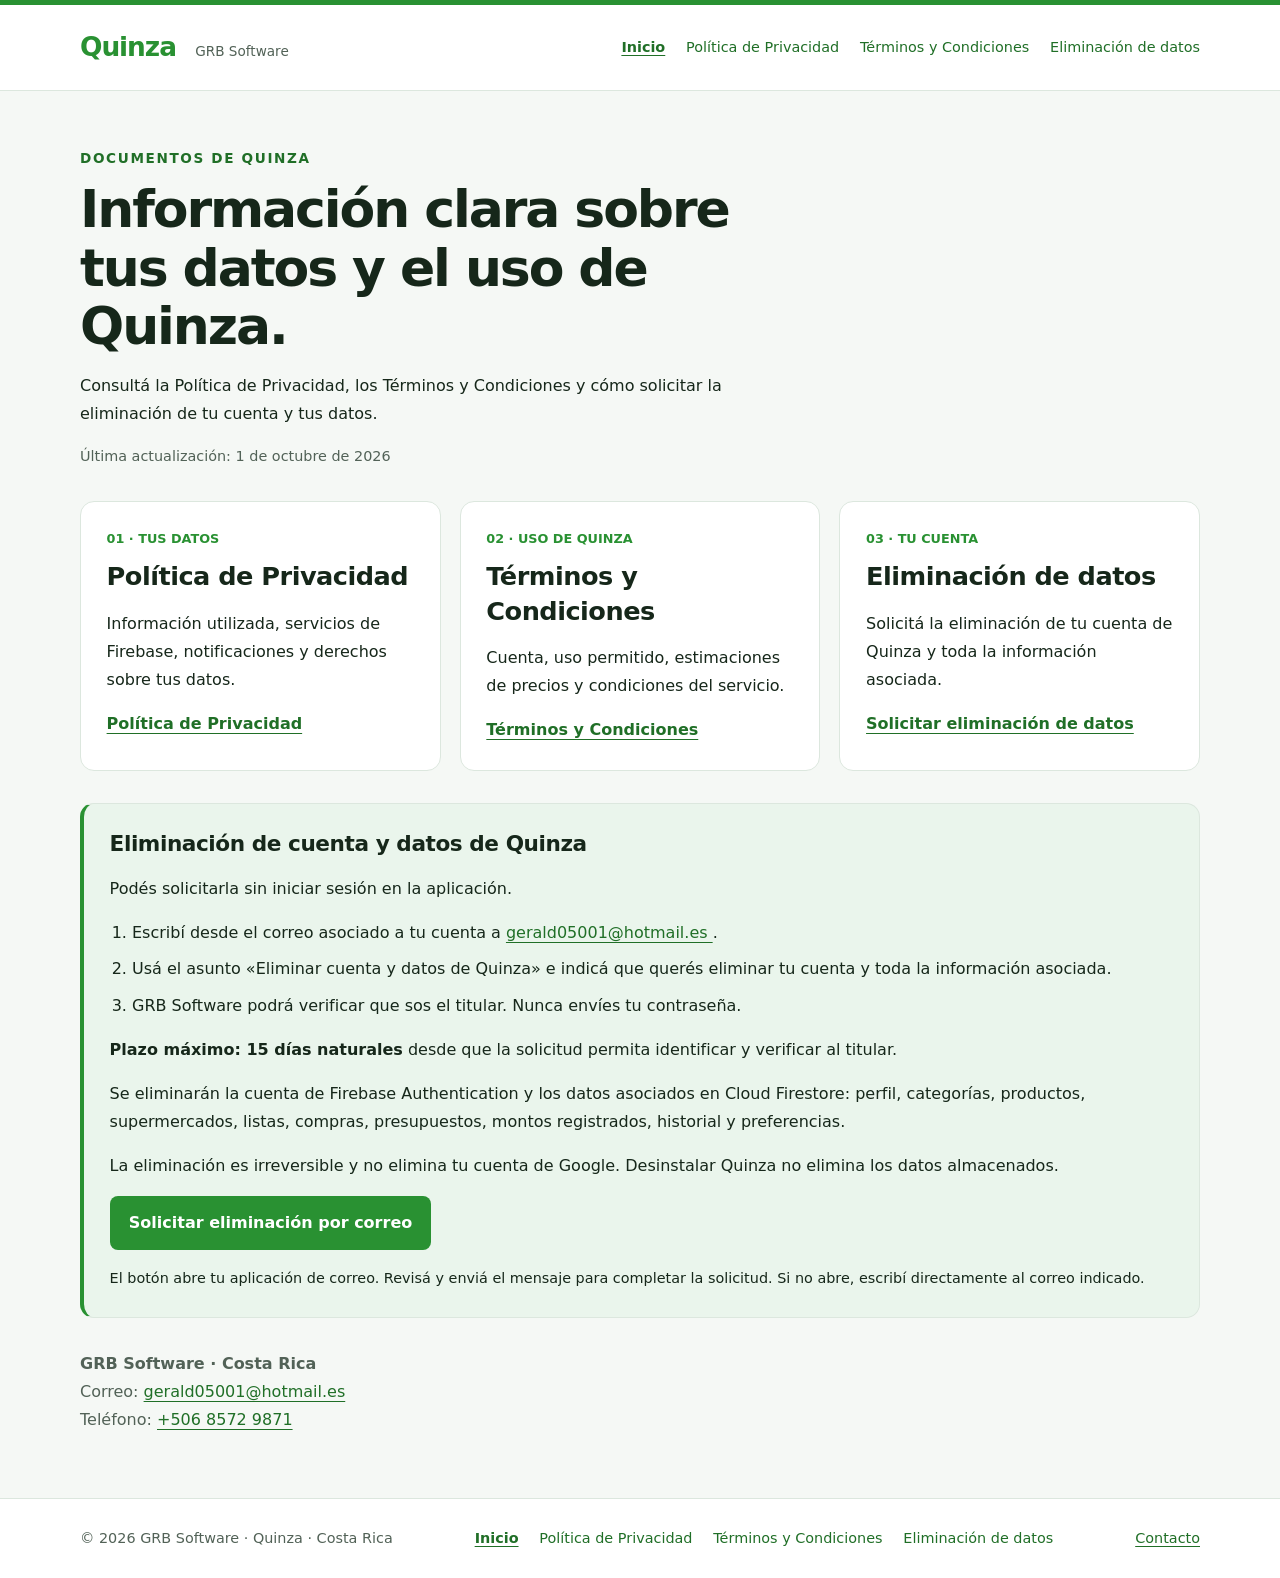
<file: index.html>
<!DOCTYPE html>
<html lang="es">
<head>
  <meta charset="UTF-8">
  <meta name="viewport" content="width=device-width, initial-scale=1">
  <meta name="theme-color" content="#299132">
  <meta name="description" content="Documentos legales y eliminación de cuenta y datos de Quinza.">
  <title>Quinza · Información legal</title>
  <link rel="stylesheet" href="styles.css">
</head>
<body>
  <a class="skip" href="#contenido">Saltar al contenido</a>

  <header>
    <div class="bar">
      <a class="brand" href="index.html">
        Quinza <small>GRB Software</small>
      </a>

      <nav aria-label="Navegación principal">
        <a href="index.html" aria-current="page">Inicio</a>
        <a href="privacy.html">Política de Privacidad</a>
        <a href="terms.html">Términos y Condiciones</a>
        <a href="#eliminacion">Eliminación de datos</a>
      </nav>
    </div>
  </header>

  <main id="contenido">
    <div class="home-intro">
      <div class="eyebrow">Documentos de Quinza</div>
      <h1>Información clara sobre tus datos y el uso de Quinza.</h1>
      <p>
        Consultá la Política de Privacidad, los Términos y Condiciones
        y cómo solicitar la eliminación de tu cuenta y tus datos.
      </p>
      <p class="date">
        Última actualización:
        <time datetime="2026-10-01">1 de octubre de 2026</time>
      </p>
    </div>

    <div class="cards">
      <div class="card">
        <span class="number">01 · TUS DATOS</span>
        <h2>Política de Privacidad</h2>
        <p>
          Información utilizada, servicios de Firebase,
          notificaciones y derechos sobre tus datos.
        </p>
        <a href="privacy.html">Política de Privacidad</a>
      </div>

      <div class="card">
        <span class="number">02 · USO DE QUINZA</span>
        <h2>Términos y Condiciones</h2>
        <p>
          Cuenta, uso permitido, estimaciones de precios
          y condiciones del servicio.
        </p>
        <a href="terms.html">Términos y Condiciones</a>
      </div>

      <div class="card">
        <span class="number">03 · TU CUENTA</span>
        <h2>Eliminación de datos</h2>
        <p>
          Solicitá la eliminación de tu cuenta de Quinza
          y toda la información asociada.
        </p>
        <a href="#eliminacion">Solicitar eliminación de datos</a>
      </div>
    </div>

    <section
      class="deletion-panel"
      id="eliminacion"
      aria-labelledby="deletion-title"
    >
      <h2 id="deletion-title">
        Eliminación de cuenta y datos de Quinza
      </h2>

      <p>Podés solicitarla sin iniciar sesión en la aplicación.</p>

      <ol>
        <li>
          Escribí desde el correo asociado a tu cuenta a
          <a href="mailto:gerald05001@hotmail.es">
            gerald05001@hotmail.es
          </a>.
        </li>
        <li>
          Usá el asunto «Eliminar cuenta y datos de Quinza»
          e indicá que querés eliminar tu cuenta y toda
          la información asociada.
        </li>
        <li>
          GRB Software podrá verificar que sos el titular.
          Nunca envíes tu contraseña.
        </li>
      </ol>

      <p>
        <strong>Plazo máximo: 15 días naturales</strong>
        desde que la solicitud permita identificar y verificar al titular.
      </p>

      <p>
        Se eliminarán la cuenta de Firebase Authentication y los datos
        asociados en Cloud Firestore: perfil, categorías, productos,
        supermercados, listas, compras, presupuestos, montos registrados,
        historial y preferencias.
      </p>

      <p>
        La eliminación es irreversible y no elimina tu cuenta de Google.
        Desinstalar Quinza no elimina los datos almacenados.
      </p>

      <a
        class="deletion-button"
        href="mailto:gerald05001@hotmail.es?subject=Eliminar%20cuenta%20y%20datos%20de%20Quinza&amp;body=Solicito%20eliminar%20mi%20cuenta%20de%20Quinza%20y%20todos%20mis%20datos%20asociados.%0ACorreo%20de%20mi%20cuenta%3A%20"
      >
        Solicitar eliminación por correo
      </a>

      <p class="deletion-note">
        El botón abre tu aplicación de correo. Revisá y enviá el mensaje
        para completar la solicitud. Si no abre, escribí directamente
        al correo indicado.
      </p>
    </section>

    <div class="contact-home">
      <p>
        <strong>GRB Software · Costa Rica</strong><br>
        Correo:
        <a href="mailto:gerald05001@hotmail.es">
          gerald05001@hotmail.es
        </a><br>
        Teléfono:
        <a href="tel:+50685729871">+506 8572 9871</a>
      </p>
    </div>
  </main>

  <footer>
    <div class="footer-inner">
      <span>© 2026 GRB Software · Quinza · Costa Rica</span>

      <nav aria-label="Navegación del pie">
        <a href="index.html" aria-current="page">Inicio</a>
        <a href="privacy.html">Política de Privacidad</a>
        <a href="terms.html">Términos y Condiciones</a>
        <a href="#eliminacion">Eliminación de datos</a>
      </nav>

      <a href="mailto:gerald05001@hotmail.es">Contacto</a>
    </div>
  </footer>
</body>
</html>
</file>
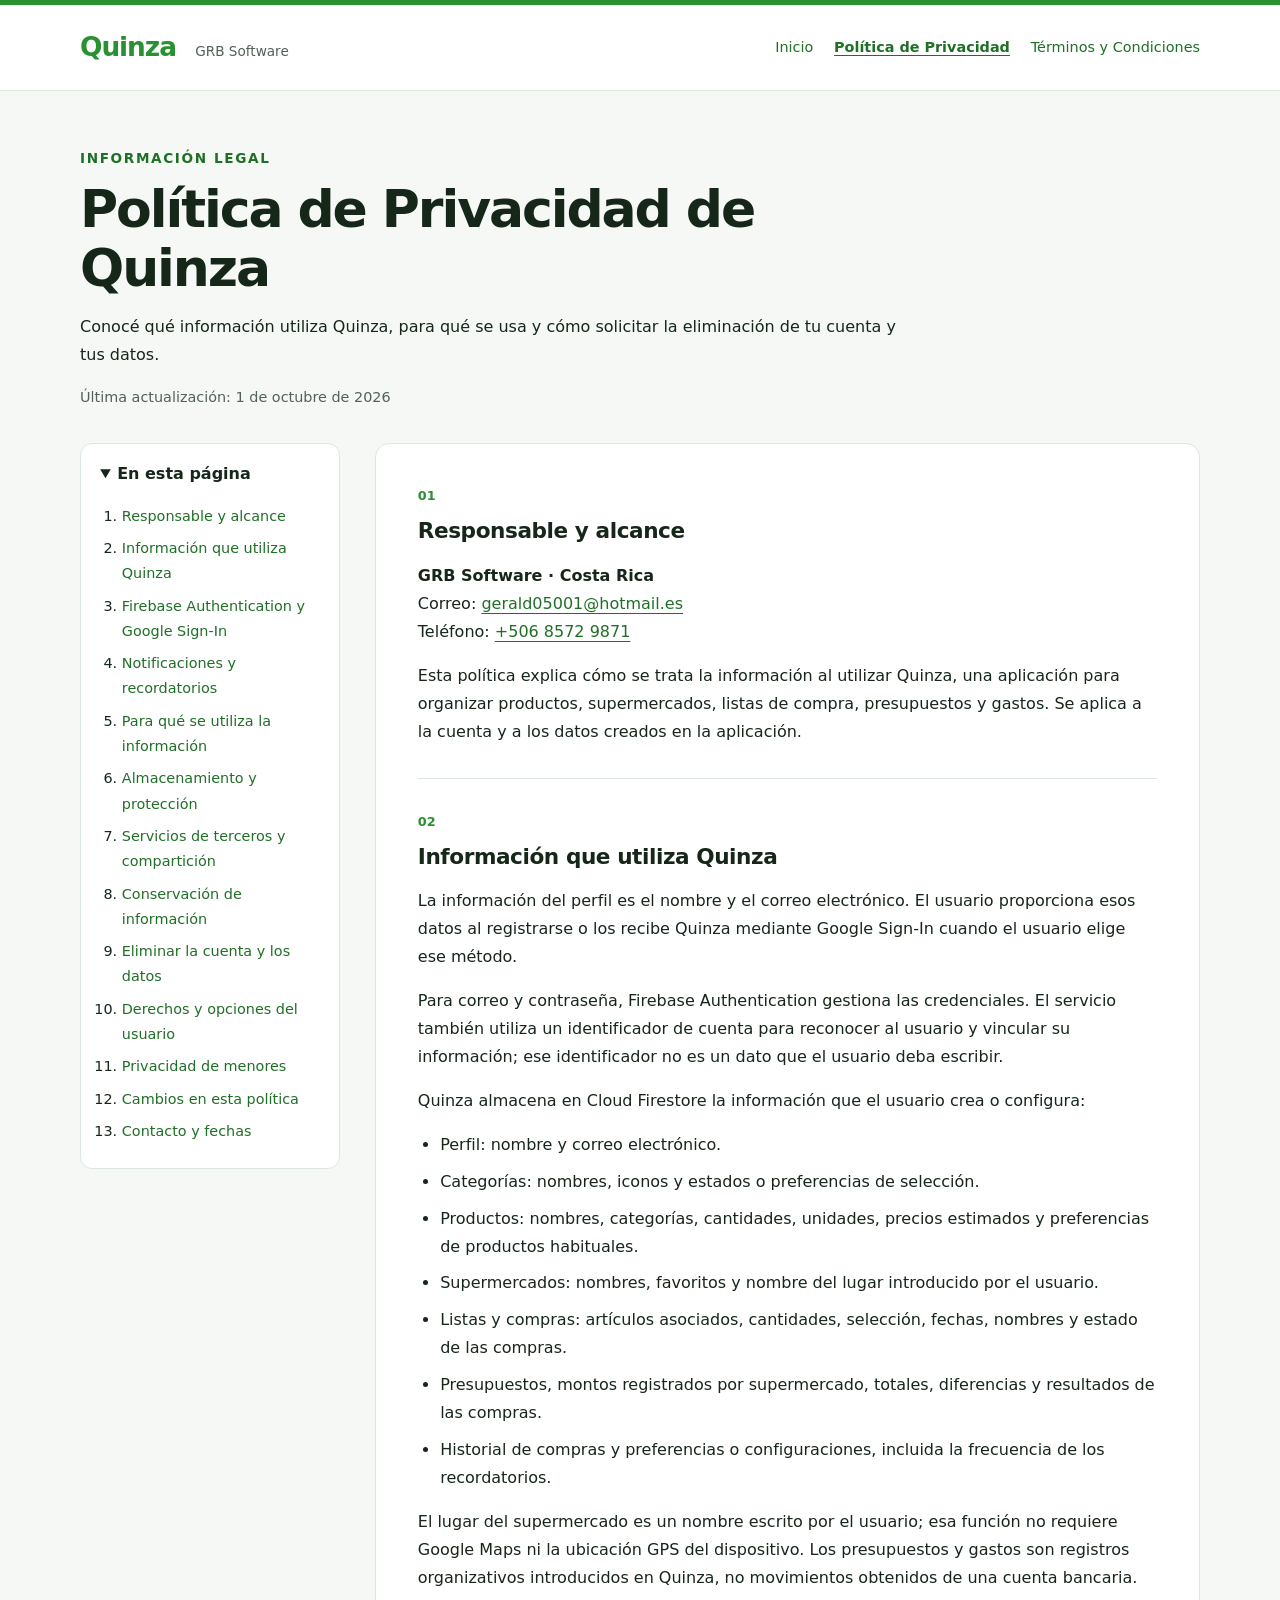
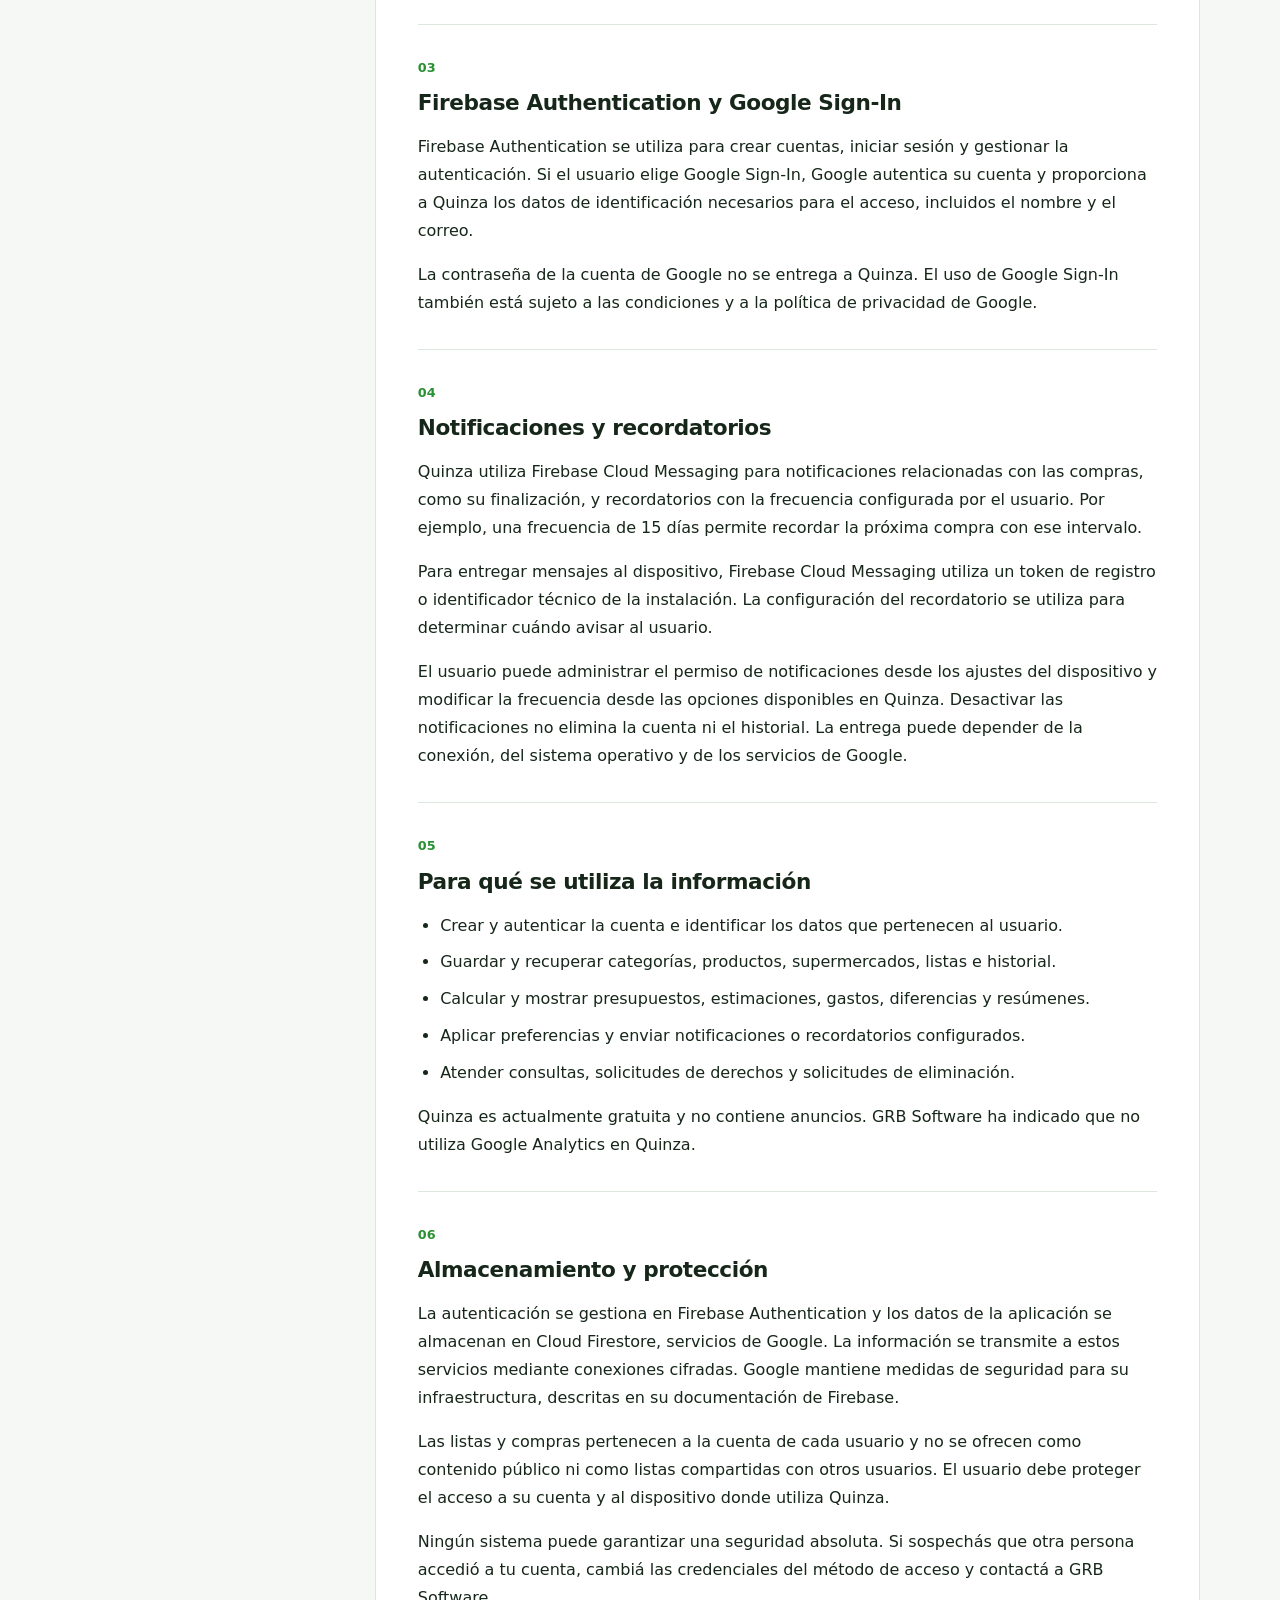
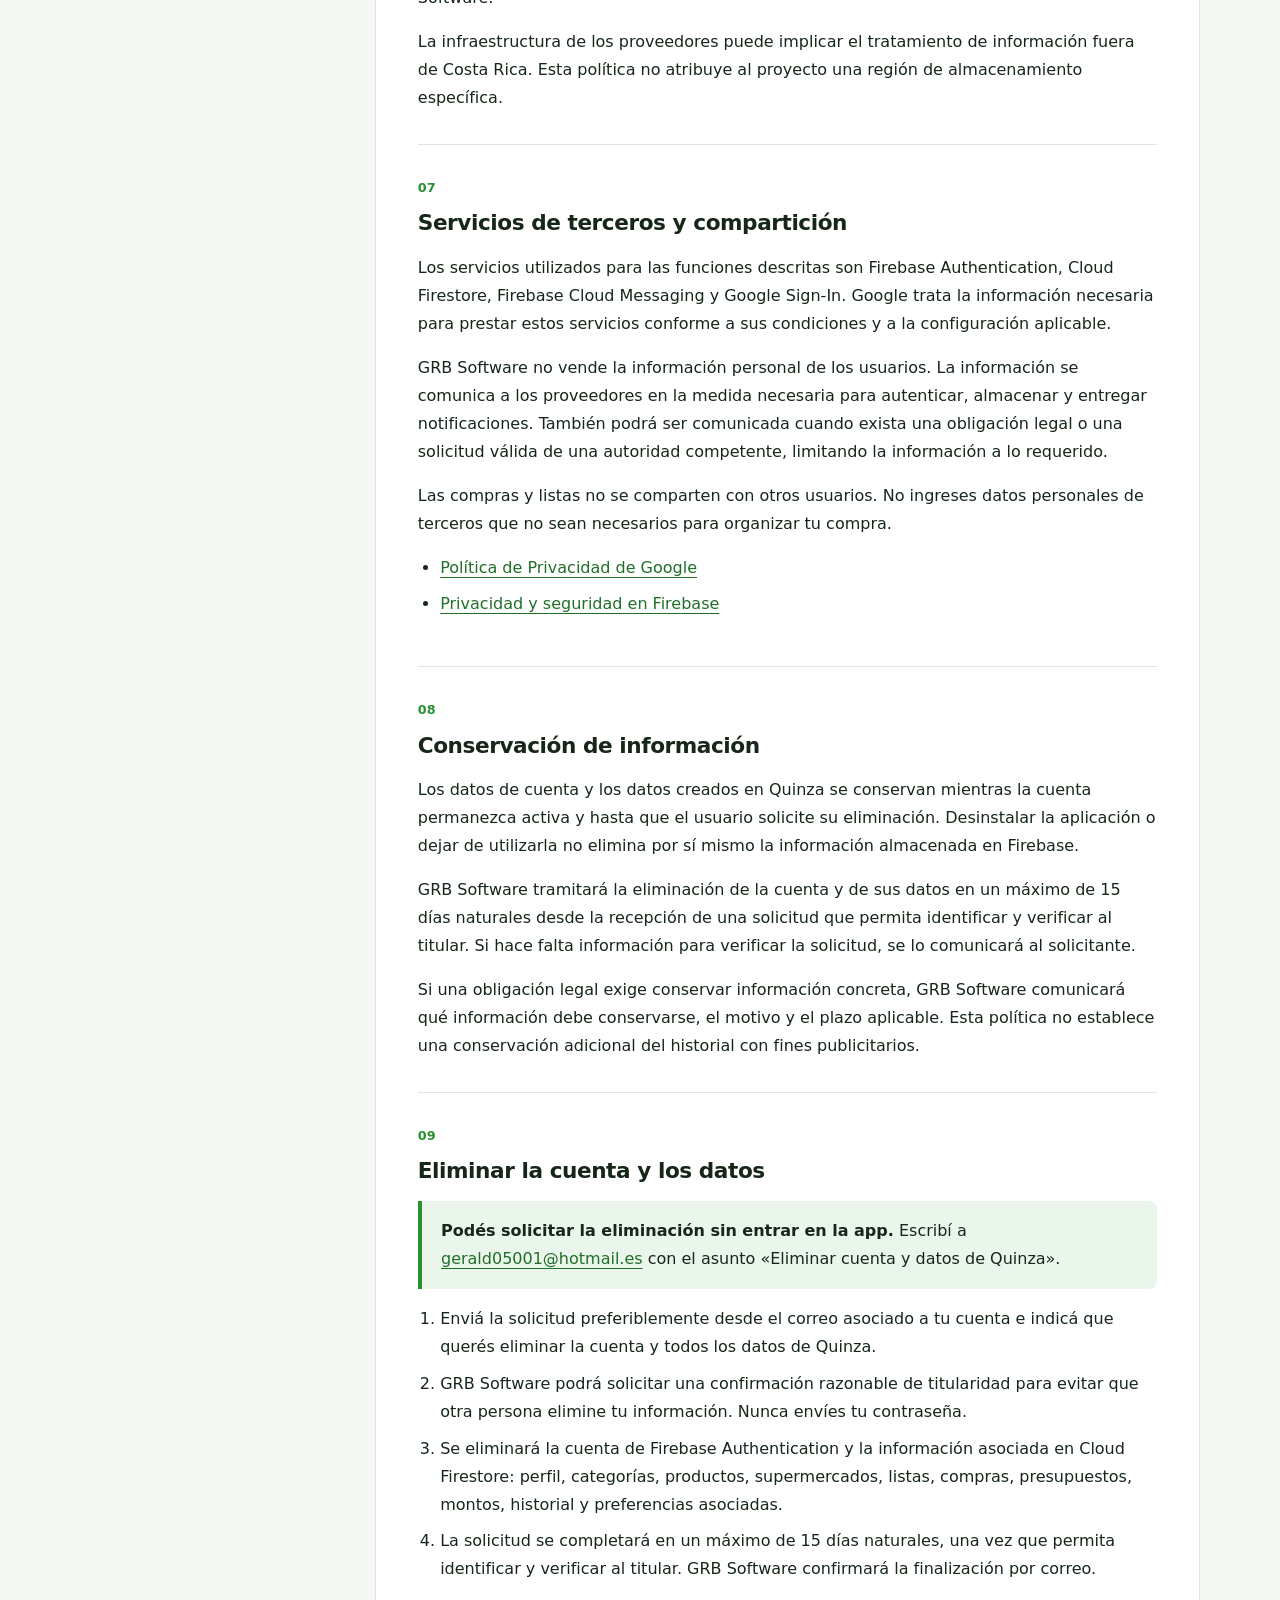
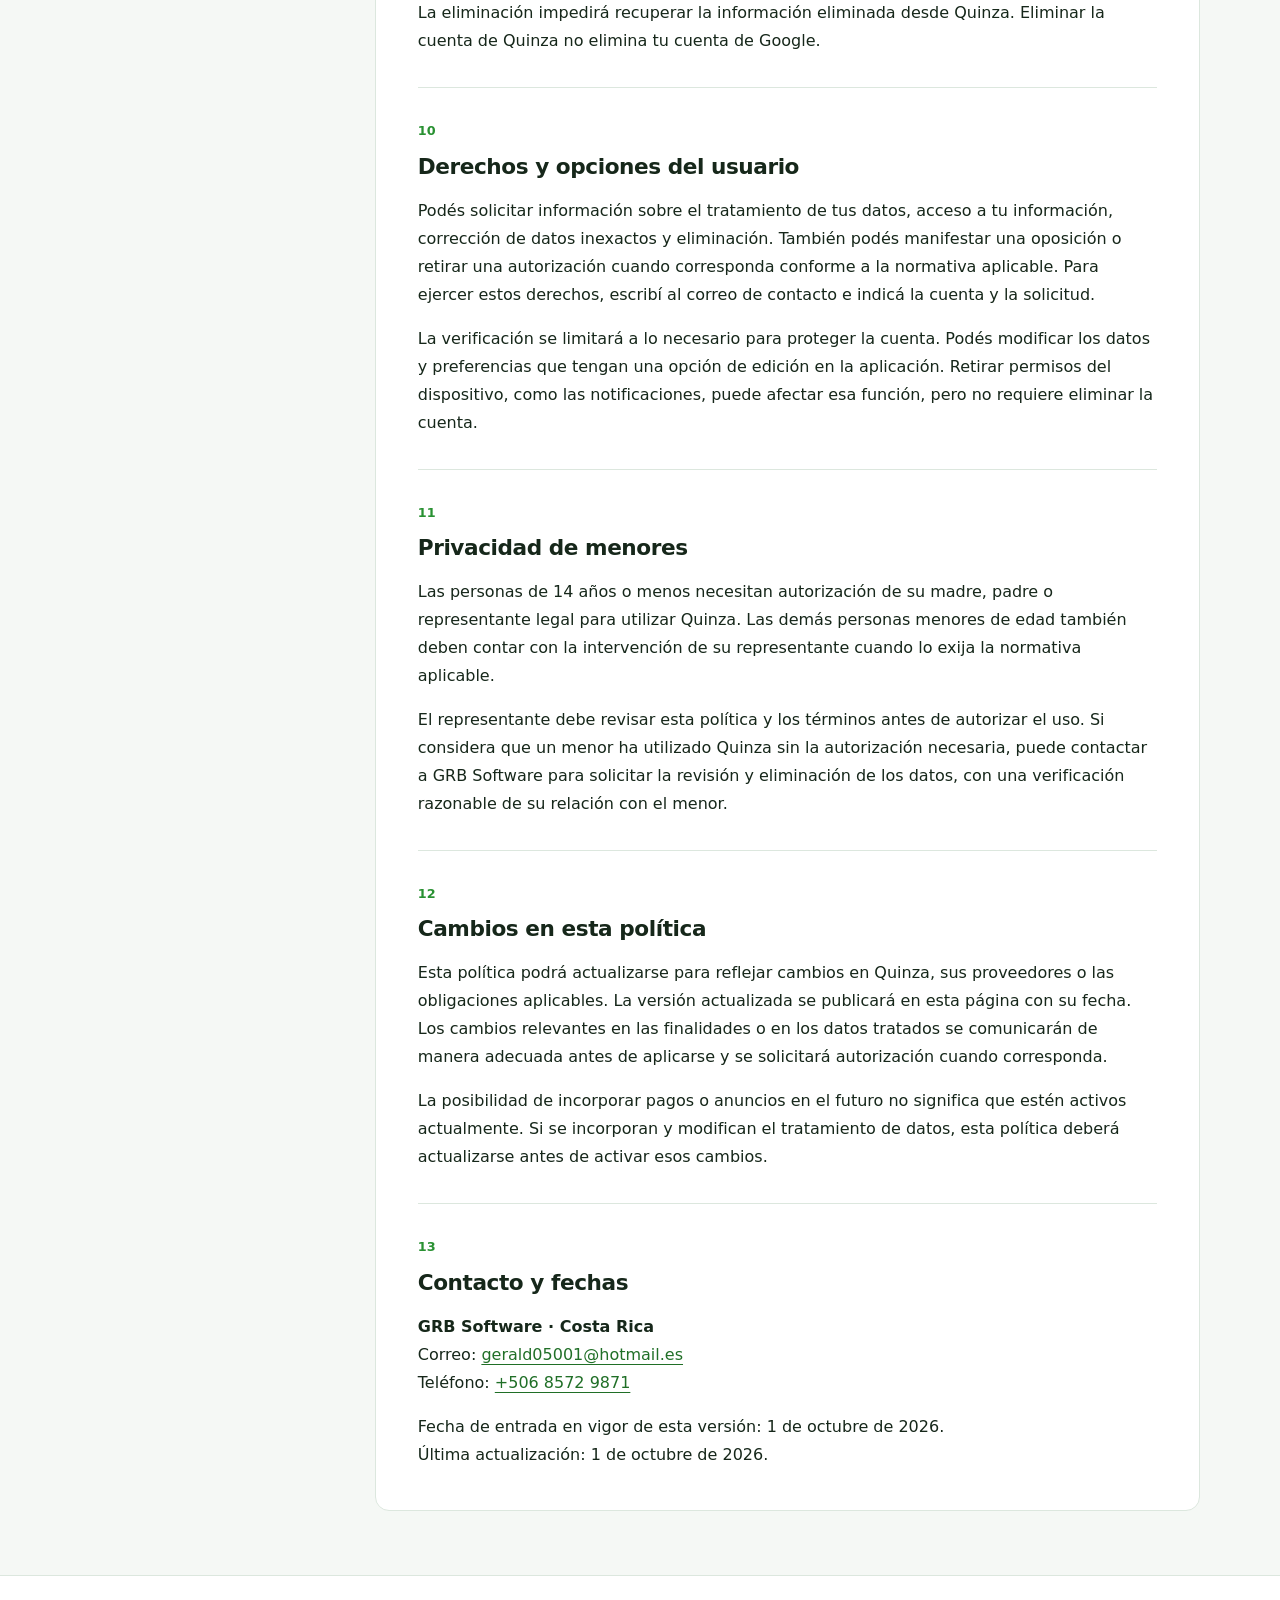
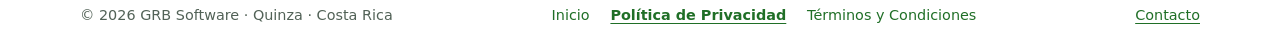
<file: privacy.html>
<!doctype html>
<html lang="es">

<head>
    <meta charset="utf-8">
    <meta name="viewport" content="width=device-width, initial-scale=1">
    <meta name="theme-color" content="#299132">
    <meta name="description"
        content="Conocé qué información utiliza Quinza, para qué se usa y cómo solicitar la eliminación de tu cuenta y tus datos.">
    <title>Política de Privacidad de Quinza</title>
    <link rel="stylesheet" href="styles.css">
</head>

<body><a class="skip" href="#contenido">Saltar al contenido</a>
    <header>
        <div class="bar"><a class="brand" href="index.html">Quinza <small>GRB Software</small></a>
            <nav aria-label="Navegación principal"><a href="index.html">Inicio</a><a href="privacy.html"
                    aria-current="page">Política de Privacidad</a><a href="terms.html">Términos y Condiciones</a></nav>
        </div>
    </header>
    <main id="contenido">
        <div class="intro">
            <div class="eyebrow">Información legal</div>
            <h1>Política de Privacidad de Quinza</h1>
            <p>Conocé qué información utiliza Quinza, para qué se usa y cómo solicitar la eliminación de tu cuenta y tus
                datos.</p>
            <p class="date">Última actualización: <time datetime="2026-10-01">1 de octubre de 2026</time></p>
        </div>
        <div class="layout">
            <aside aria-label="Índice del documento">
                <details open>
                    <summary>En esta página</summary>
                    <ol>
                        <li><a href="#responsable">Responsable y alcance</a></li>
                        <li><a href="#informacion">Información que utiliza Quinza</a></li>
                        <li><a href="#autenticacion">Firebase Authentication y Google Sign-In</a></li>
                        <li><a href="#notificaciones">Notificaciones y recordatorios</a></li>
                        <li><a href="#finalidades">Para qué se utiliza la información</a></li>
                        <li><a href="#almacenamiento">Almacenamiento y protección</a></li>
                        <li><a href="#terceros">Servicios de terceros y compartición</a></li>
                        <li><a href="#retencion">Conservación de información</a></li>
                        <li><a href="#eliminacion">Eliminar la cuenta y los datos</a></li>
                        <li><a href="#derechos">Derechos y opciones del usuario</a></li>
                        <li><a href="#menores">Privacidad de menores</a></li>
                        <li><a href="#cambios">Cambios en esta política</a></li>
                        <li><a href="#contacto">Contacto y fechas</a></li>
                    </ol>
                </details>
            </aside>
            <article>
                <section id="responsable" aria-labelledby="titulo-responsable"><span class="number">01</span>
                    <h2 id="titulo-responsable">Responsable y alcance</h2>
                    <p><strong>GRB Software · Costa Rica</strong><br>Correo: <a
                            href="mailto:gerald05001@hotmail.es">gerald05001@hotmail.es</a><br>Teléfono: <a
                            href="tel:+50685729871">+506 8572 9871</a></p>
                    <p>Esta política explica cómo se trata la información al utilizar Quinza, una aplicación para
                        organizar productos, supermercados, listas de compra, presupuestos y gastos. Se aplica a la
                        cuenta y a los datos creados en la aplicación.</p>
                </section>
                <section id="informacion" aria-labelledby="titulo-informacion"><span class="number">02</span>
                    <h2 id="titulo-informacion">Información que utiliza Quinza</h2>
                    <p>La información del perfil es el nombre y el correo electrónico. El usuario proporciona esos datos
                        al registrarse o los recibe Quinza mediante Google Sign-In cuando el usuario elige ese método.
                    </p>
                    <p>Para correo y contraseña, Firebase Authentication gestiona las credenciales. El servicio también
                        utiliza un identificador de cuenta para reconocer al usuario y vincular su información; ese
                        identificador no es un dato que el usuario deba escribir.</p>
                    <p>Quinza almacena en Cloud Firestore la información que el usuario crea o configura:</p>
                    <ul>
                        <li>Perfil: nombre y correo electrónico.</li>
                        <li>Categorías: nombres, iconos y estados o preferencias de selección.</li>
                        <li>Productos: nombres, categorías, cantidades, unidades, precios estimados y preferencias de
                            productos habituales.</li>
                        <li>Supermercados: nombres, favoritos y nombre del lugar introducido por el usuario.</li>
                        <li>Listas y compras: artículos asociados, cantidades, selección, fechas, nombres y estado de
                            las compras.</li>
                        <li>Presupuestos, montos registrados por supermercado, totales, diferencias y resultados de las
                            compras.</li>
                        <li>Historial de compras y preferencias o configuraciones, incluida la frecuencia de los
                            recordatorios.</li>
                    </ul>
                    <p>El lugar del supermercado es un nombre escrito por el usuario; esa función no requiere Google
                        Maps ni la ubicación GPS del dispositivo. Los presupuestos y gastos son registros organizativos
                        introducidos en Quinza, no movimientos obtenidos de una cuenta bancaria.</p>
                </section>
                <section id="autenticacion" aria-labelledby="titulo-autenticacion"><span class="number">03</span>
                    <h2 id="titulo-autenticacion">Firebase Authentication y Google Sign-In</h2>
                    <p>Firebase Authentication se utiliza para crear cuentas, iniciar sesión y gestionar la
                        autenticación. Si el usuario elige Google Sign-In, Google autentica su cuenta y proporciona a
                        Quinza los datos de identificación necesarios para el acceso, incluidos el nombre y el correo.
                    </p>
                    <p>La contraseña de la cuenta de Google no se entrega a Quinza. El uso de Google Sign-In también
                        está sujeto a las condiciones y a la política de privacidad de Google.</p>
                </section>
                <section id="notificaciones" aria-labelledby="titulo-notificaciones"><span class="number">04</span>
                    <h2 id="titulo-notificaciones">Notificaciones y recordatorios</h2>
                    <p>Quinza utiliza Firebase Cloud Messaging para notificaciones relacionadas con las compras, como su
                        finalización, y recordatorios con la frecuencia configurada por el usuario. Por ejemplo, una
                        frecuencia de 15 días permite recordar la próxima compra con ese intervalo.</p>
                    <p>Para entregar mensajes al dispositivo, Firebase Cloud Messaging utiliza un token de registro o
                        identificador técnico de la instalación. La configuración del recordatorio se utiliza para
                        determinar cuándo avisar al usuario.</p>
                    <p>El usuario puede administrar el permiso de notificaciones desde los ajustes del dispositivo y
                        modificar la frecuencia desde las opciones disponibles en Quinza. Desactivar las notificaciones
                        no elimina la cuenta ni el historial. La entrega puede depender de la conexión, del sistema
                        operativo y de los servicios de Google.</p>
                </section>
                <section id="finalidades" aria-labelledby="titulo-finalidades"><span class="number">05</span>
                    <h2 id="titulo-finalidades">Para qué se utiliza la información</h2>
                    <ul>
                        <li>Crear y autenticar la cuenta e identificar los datos que pertenecen al usuario.</li>
                        <li>Guardar y recuperar categorías, productos, supermercados, listas e historial.</li>
                        <li>Calcular y mostrar presupuestos, estimaciones, gastos, diferencias y resúmenes.</li>
                        <li>Aplicar preferencias y enviar notificaciones o recordatorios configurados.</li>
                        <li>Atender consultas, solicitudes de derechos y solicitudes de eliminación.</li>
                    </ul>
                    <p>Quinza es actualmente gratuita y no contiene anuncios. GRB Software ha indicado que no utiliza
                        Google Analytics en Quinza.</p>
                </section>
                <section id="almacenamiento" aria-labelledby="titulo-almacenamiento"><span class="number">06</span>
                    <h2 id="titulo-almacenamiento">Almacenamiento y protección</h2>
                    <p>La autenticación se gestiona en Firebase Authentication y los datos de la aplicación se almacenan
                        en Cloud Firestore, servicios de Google. La información se transmite a estos servicios mediante
                        conexiones cifradas. Google mantiene medidas de seguridad para su infraestructura, descritas en
                        su documentación de Firebase.</p>
                    <p>Las listas y compras pertenecen a la cuenta de cada usuario y no se ofrecen como contenido
                        público ni como listas compartidas con otros usuarios. El usuario debe proteger el acceso a su
                        cuenta y al dispositivo donde utiliza Quinza.</p>
                    <p>Ningún sistema puede garantizar una seguridad absoluta. Si sospechás que otra persona accedió a
                        tu cuenta, cambiá las credenciales del método de acceso y contactá a GRB Software.</p>
                    <p>La infraestructura de los proveedores puede implicar el tratamiento de información fuera de Costa
                        Rica. Esta política no atribuye al proyecto una región de almacenamiento específica.</p>
                </section>
                <section id="terceros" aria-labelledby="titulo-terceros"><span class="number">07</span>
                    <h2 id="titulo-terceros">Servicios de terceros y compartición</h2>
                    <p>Los servicios utilizados para las funciones descritas son Firebase Authentication, Cloud
                        Firestore, Firebase Cloud Messaging y Google Sign-In. Google trata la información necesaria para
                        prestar estos servicios conforme a sus condiciones y a la configuración aplicable.</p>
                    <p>GRB Software no vende la información personal de los usuarios. La información se comunica a los
                        proveedores en la medida necesaria para autenticar, almacenar y entregar notificaciones. También
                        podrá ser comunicada cuando exista una obligación legal o una solicitud válida de una autoridad
                        competente, limitando la información a lo requerido.</p>
                    <p>Las compras y listas no se comparten con otros usuarios. No ingreses datos personales de terceros
                        que no sean necesarios para organizar tu compra.</p>
                    <ul>
                        <li><a href="https://policies.google.com/privacy" rel="noopener noreferrer">Política de
                                Privacidad de Google</a></li>
                        <li><a href="https://firebase.google.com/support/privacy" rel="noopener noreferrer">Privacidad y
                                seguridad en Firebase</a></li>
                    </ul>
                </section>
                <section id="retencion" aria-labelledby="titulo-retencion"><span class="number">08</span>
                    <h2 id="titulo-retencion">Conservación de información</h2>
                    <p>Los datos de cuenta y los datos creados en Quinza se conservan mientras la cuenta permanezca
                        activa y hasta que el usuario solicite su eliminación. Desinstalar la aplicación o dejar de
                        utilizarla no elimina por sí mismo la información almacenada en Firebase.</p>
                    <p>GRB Software tramitará la eliminación de la cuenta y de sus datos en un máximo de 15 días
                        naturales desde la recepción de una solicitud que permita identificar y verificar al titular. Si
                        hace falta información para verificar la solicitud, se lo comunicará al solicitante.</p>
                    <p>Si una obligación legal exige conservar información concreta, GRB Software comunicará qué
                        información debe conservarse, el motivo y el plazo aplicable. Esta política no establece una
                        conservación adicional del historial con fines publicitarios.</p>
                </section>
                <section id="eliminacion" aria-labelledby="titulo-eliminacion"><span class="number">09</span>
                    <h2 id="titulo-eliminacion">Eliminar la cuenta y los datos</h2>
                    <div class="callout">
                        <p><strong>Podés solicitar la eliminación sin entrar en la app.</strong> Escribí a <a
                                href="mailto:gerald05001@hotmail.es?subject=Eliminar%20cuenta%20y%20datos%20de%20Quinza">gerald05001@hotmail.es</a>
                            con el asunto «Eliminar cuenta y datos de Quinza».</p>
                    </div>
                    <ol>
                        <li>Enviá la solicitud preferiblemente desde el correo asociado a tu cuenta e indicá que querés
                            eliminar la cuenta y todos los datos de Quinza.</li>
                        <li>GRB Software podrá solicitar una confirmación razonable de titularidad para evitar que otra
                            persona elimine tu información. Nunca envíes tu contraseña.</li>
                        <li>Se eliminará la cuenta de Firebase Authentication y la información asociada en Cloud
                            Firestore: perfil, categorías, productos, supermercados, listas, compras, presupuestos,
                            montos, historial y preferencias asociadas.</li>
                        <li>La solicitud se completará en un máximo de 15 días naturales, una vez que permita
                            identificar y verificar al titular. GRB Software confirmará la finalización por correo.</li>
                    </ol>
                    <p>La eliminación impedirá recuperar la información eliminada desde Quinza. Eliminar la cuenta de
                        Quinza no elimina tu cuenta de Google.</p>
                </section>
                <section id="derechos" aria-labelledby="titulo-derechos"><span class="number">10</span>
                    <h2 id="titulo-derechos">Derechos y opciones del usuario</h2>
                    <p>Podés solicitar información sobre el tratamiento de tus datos, acceso a tu información,
                        corrección de datos inexactos y eliminación. También podés manifestar una oposición o retirar
                        una autorización cuando corresponda conforme a la normativa aplicable. Para ejercer estos
                        derechos, escribí al correo de contacto e indicá la cuenta y la solicitud.</p>
                    <p>La verificación se limitará a lo necesario para proteger la cuenta. Podés modificar los datos y
                        preferencias que tengan una opción de edición en la aplicación. Retirar permisos del
                        dispositivo, como las notificaciones, puede afectar esa función, pero no requiere eliminar la
                        cuenta.</p>
                </section>
                <section id="menores" aria-labelledby="titulo-menores"><span class="number">11</span>
                    <h2 id="titulo-menores">Privacidad de menores</h2>
                    <p>Las personas de 14 años o menos necesitan autorización de su madre, padre o representante legal
                        para utilizar Quinza. Las demás personas menores de edad también deben contar con la
                        intervención de su representante cuando lo exija la normativa aplicable.</p>
                    <p>El representante debe revisar esta política y los términos antes de autorizar el uso. Si
                        considera que un menor ha utilizado Quinza sin la autorización necesaria, puede contactar a GRB
                        Software para solicitar la revisión y eliminación de los datos, con una verificación razonable
                        de su relación con el menor.</p>
                </section>
                <section id="cambios" aria-labelledby="titulo-cambios"><span class="number">12</span>
                    <h2 id="titulo-cambios">Cambios en esta política</h2>
                    <p>Esta política podrá actualizarse para reflejar cambios en Quinza, sus proveedores o las
                        obligaciones aplicables. La versión actualizada se publicará en esta página con su fecha. Los
                        cambios relevantes en las finalidades o en los datos tratados se comunicarán de manera adecuada
                        antes de aplicarse y se solicitará autorización cuando corresponda.</p>
                    <p>La posibilidad de incorporar pagos o anuncios en el futuro no significa que estén activos
                        actualmente. Si se incorporan y modifican el tratamiento de datos, esta política deberá
                        actualizarse antes de activar esos cambios.</p>
                </section>
                <section id="contacto" aria-labelledby="titulo-contacto"><span class="number">13</span>
                    <h2 id="titulo-contacto">Contacto y fechas</h2>
                    <p><strong>GRB Software · Costa Rica</strong><br>Correo: <a
                            href="mailto:gerald05001@hotmail.es">gerald05001@hotmail.es</a><br>Teléfono: <a
                            href="tel:+50685729871">+506 8572 9871</a></p>
                    <p>Fecha de entrada en vigor de esta versión: <time datetime="2026-10-01">1 de octubre de
                            2026</time>.<br>Última actualización: <time datetime="2026-10-01">1 de octubre de
                            2026</time>.</p>
                </section>
            </article>
        </div>
    </main>
    <footer>
        <div class="footer-inner"><span>© 2026 GRB Software · Quinza · Costa Rica</span>
            <nav aria-label="Navegación del pie"><a href="index.html">Inicio</a><a href="privacy.html"
                    aria-current="page">Política de Privacidad</a><a href="terms.html">Términos y Condiciones</a></nav>
            <a href="mailto:gerald05001@hotmail.es">Contacto</a>
        </div>
    </footer>
</body>

</html>
</file>
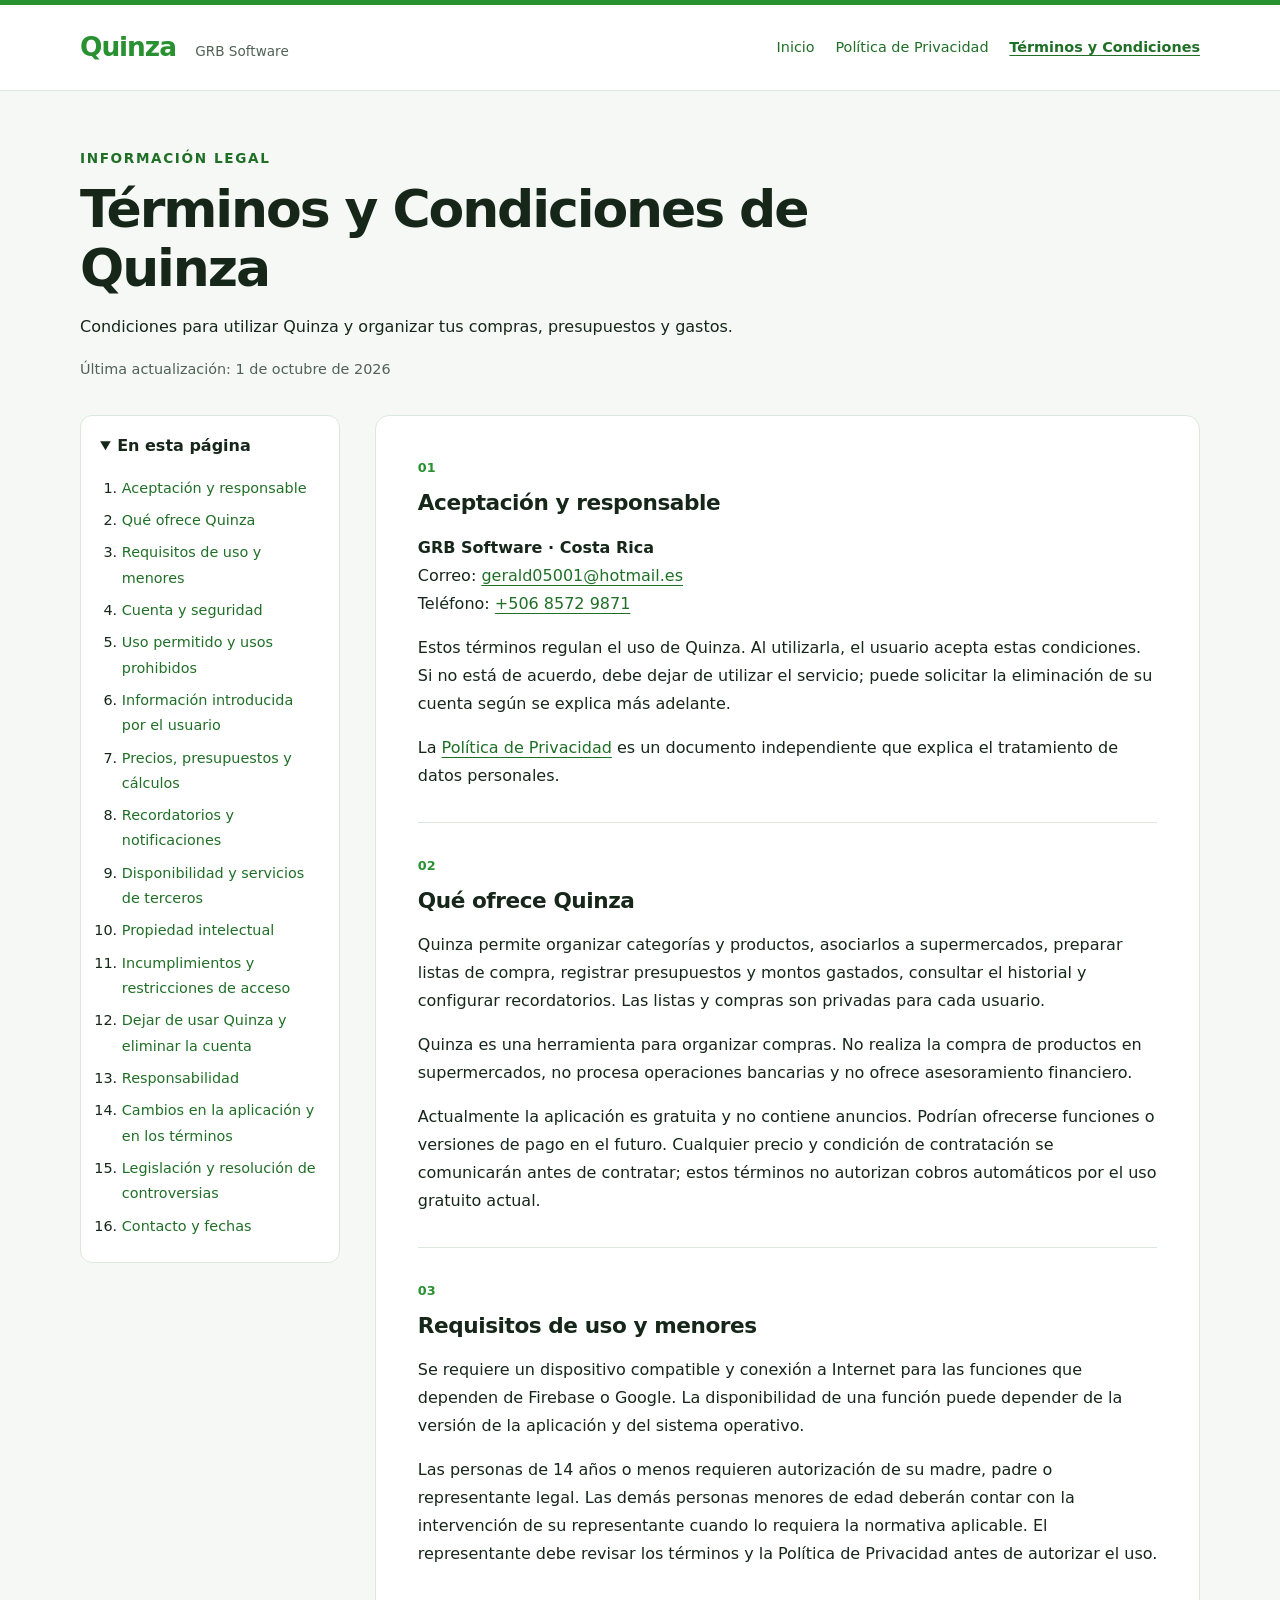
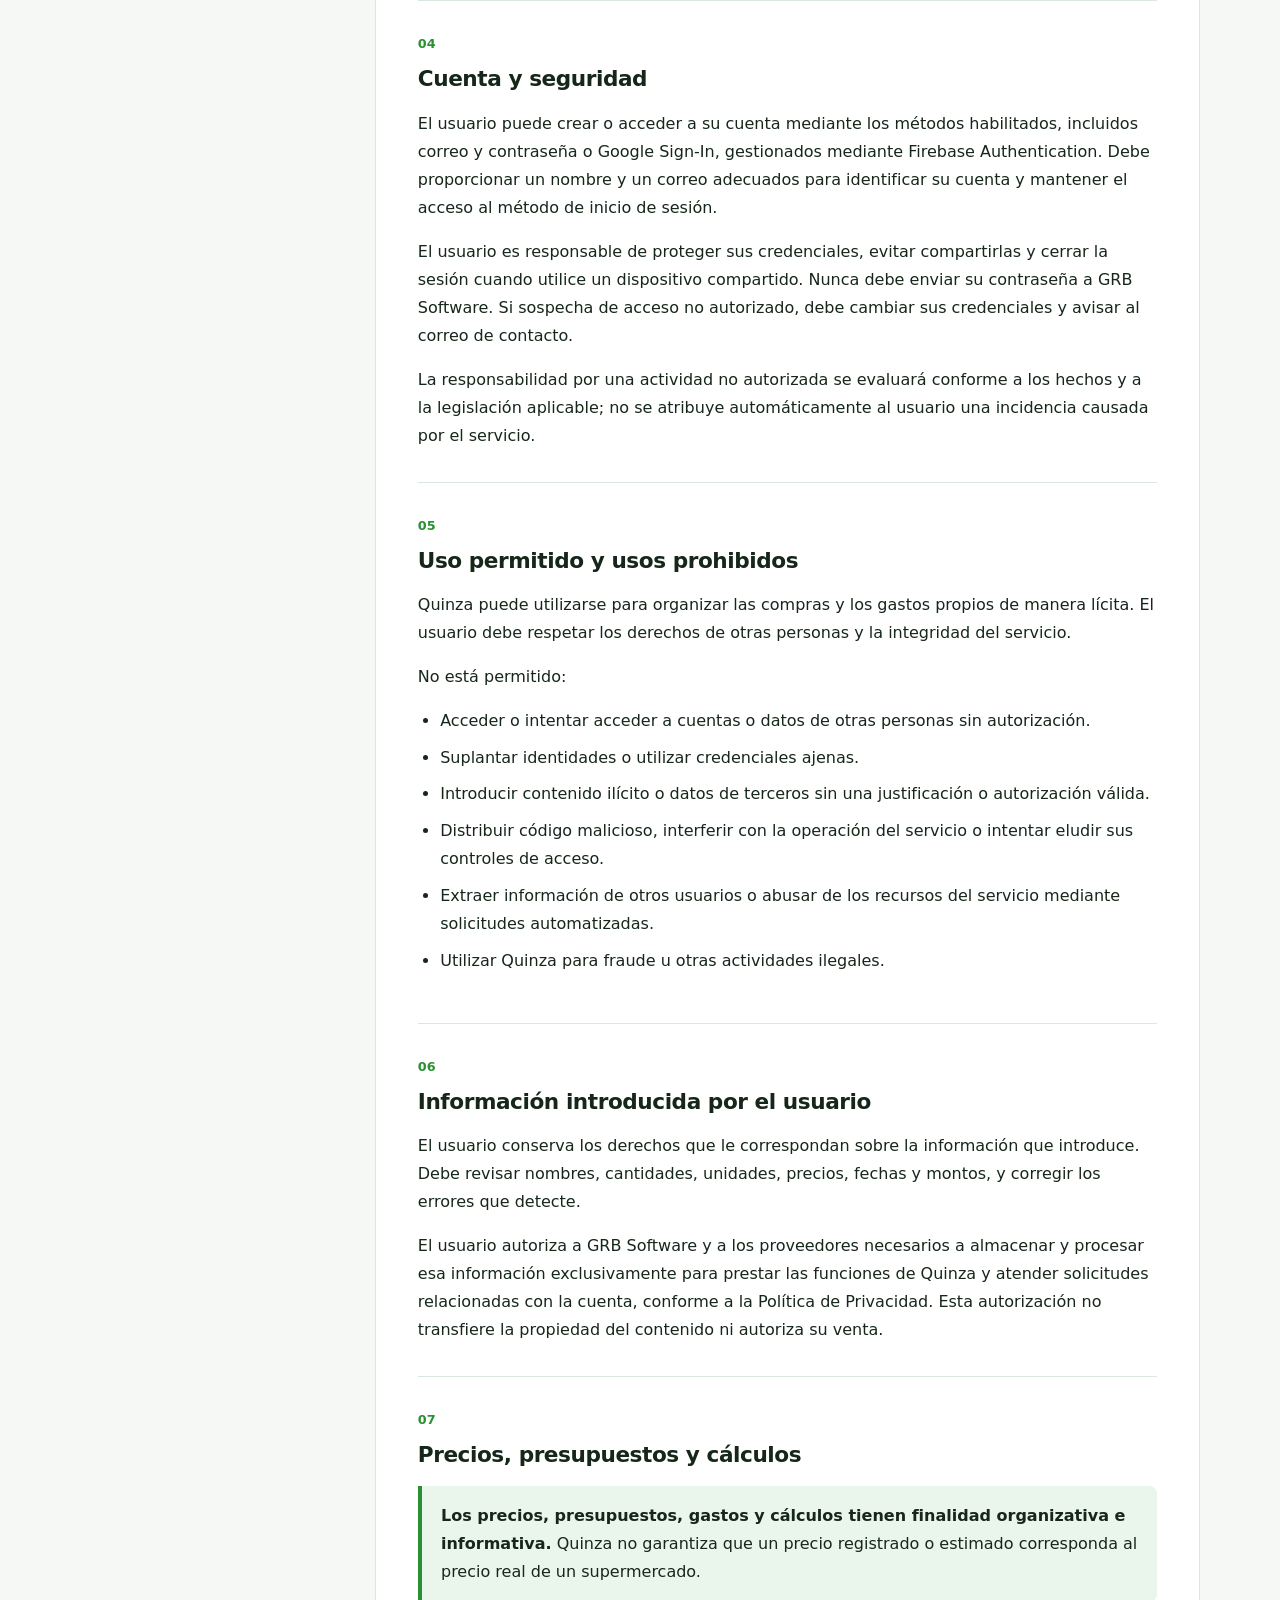
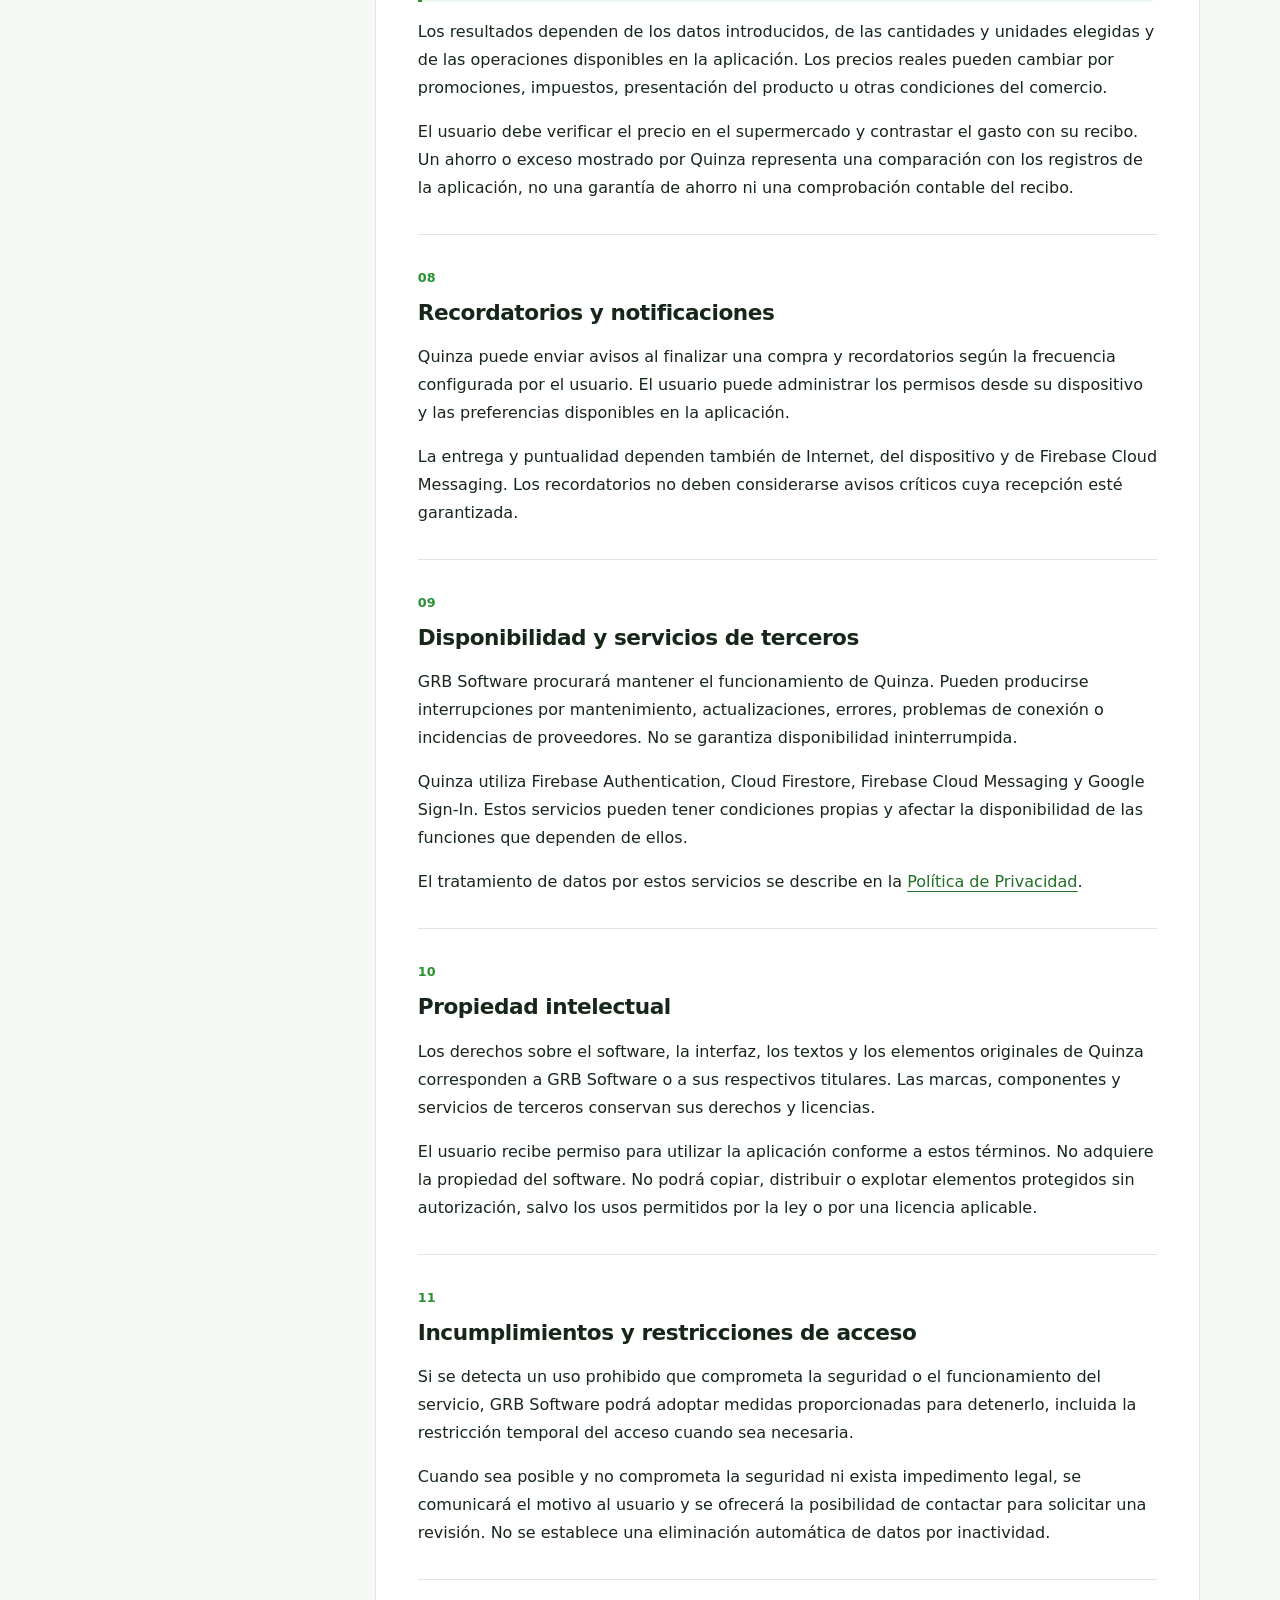
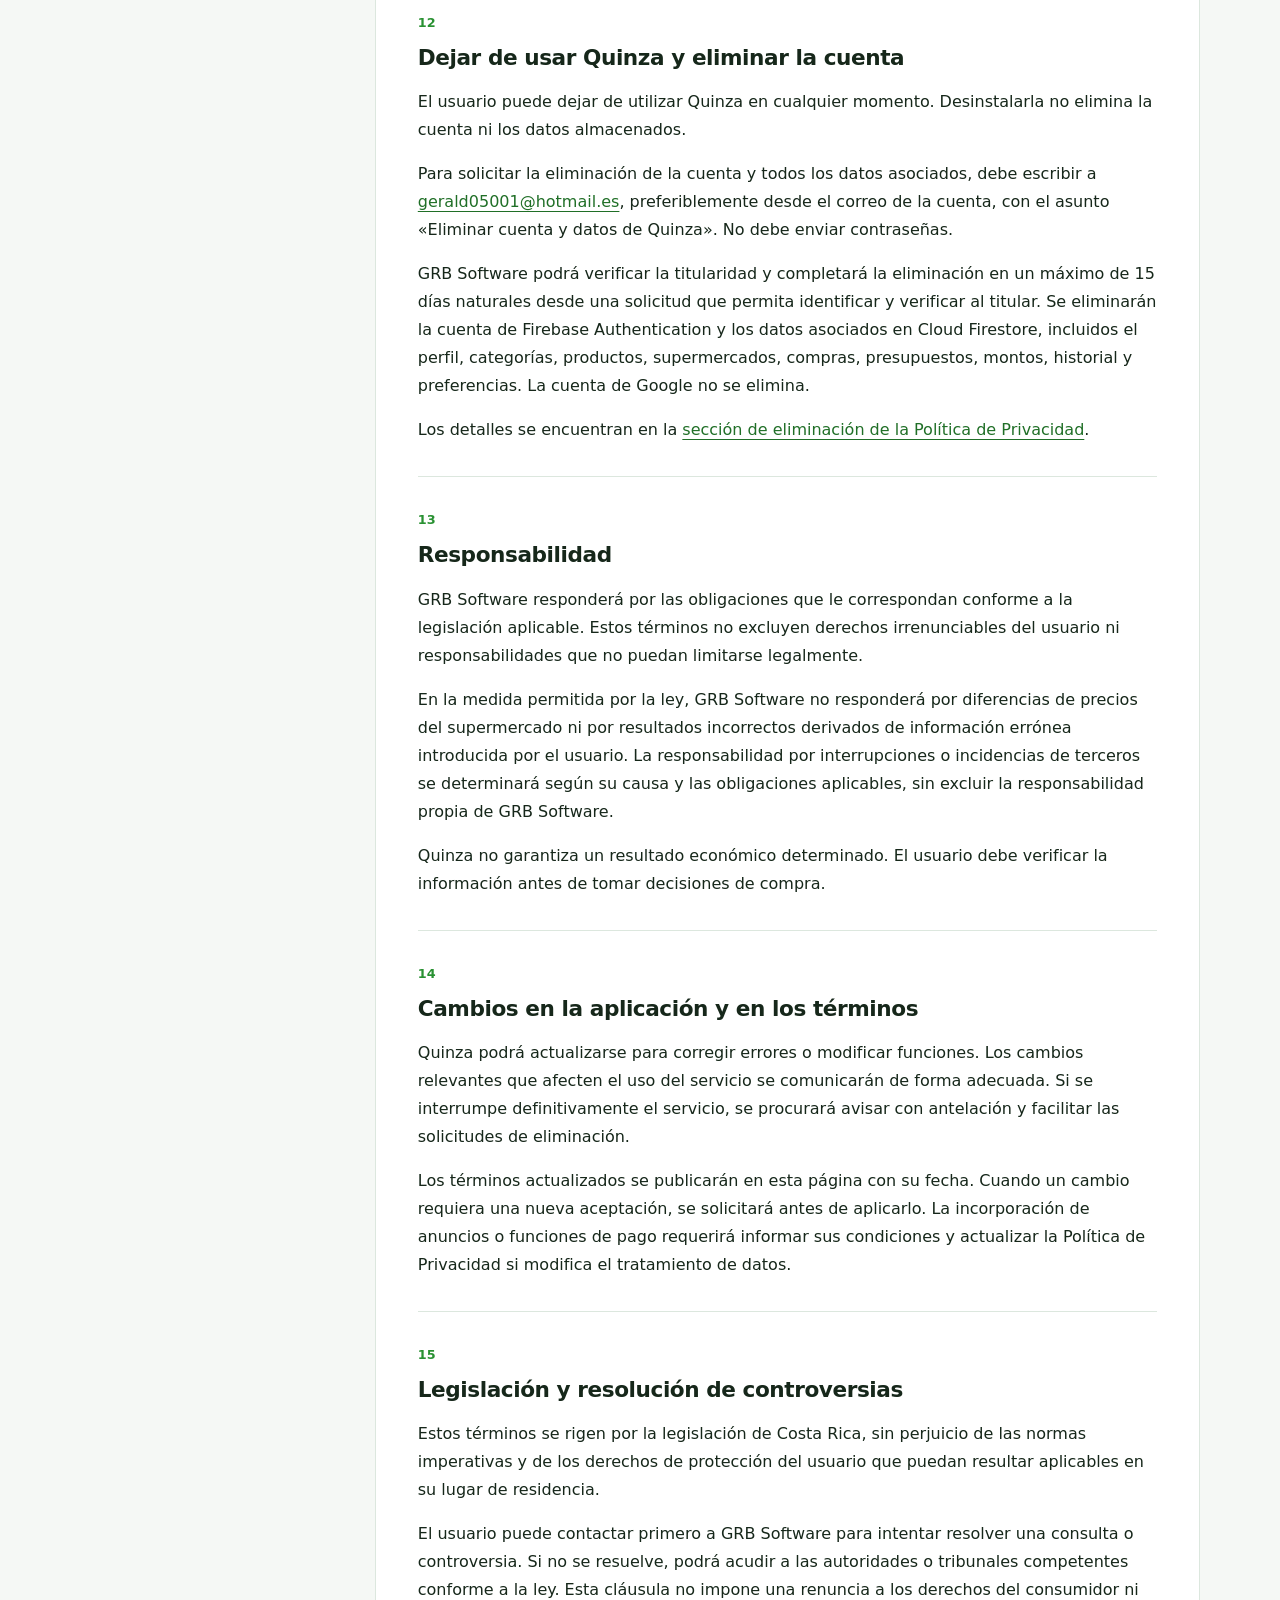
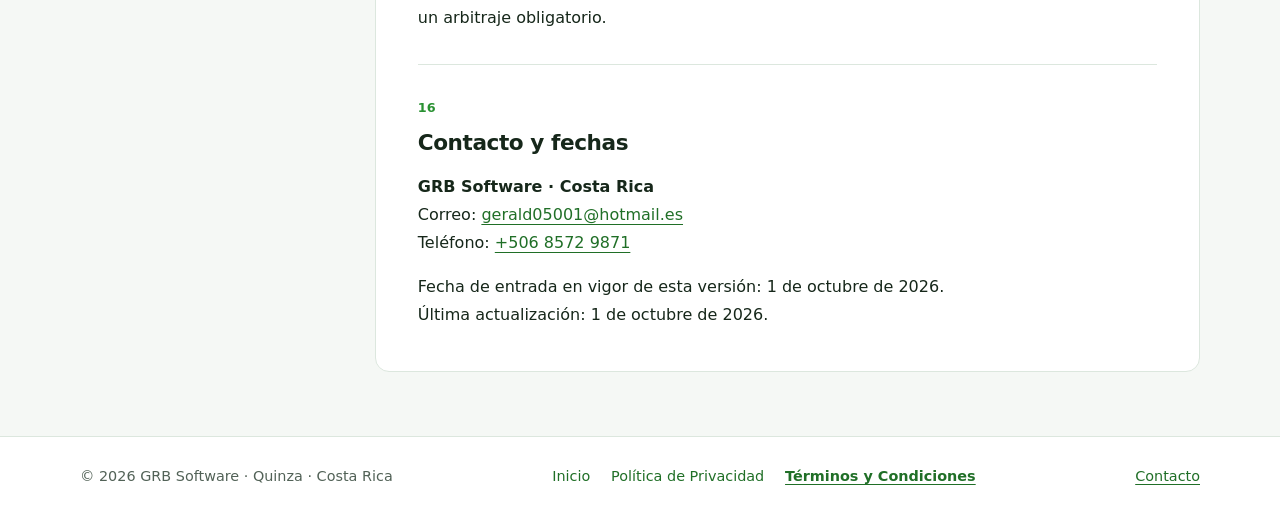
<file: terms.html>
<!doctype html>
<html lang="es">

<head>
    <meta charset="utf-8">
    <meta name="viewport" content="width=device-width, initial-scale=1">
    <meta name="theme-color" content="#299132">
    <meta name="description" content="Condiciones para utilizar Quinza y organizar tus compras, presupuestos y gastos.">
    <title>Términos y Condiciones de Quinza</title>
    <link rel="stylesheet" href="styles.css">
</head>

<body><a class="skip" href="#contenido">Saltar al contenido</a>
    <header>
        <div class="bar"><a class="brand" href="index.html">Quinza <small>GRB Software</small></a>
            <nav aria-label="Navegación principal"><a href="index.html">Inicio</a><a href="privacy.html">Política de
                    Privacidad</a><a href="terms.html" aria-current="page">Términos y Condiciones</a></nav>
        </div>
    </header>
    <main id="contenido">
        <div class="intro">
            <div class="eyebrow">Información legal</div>
            <h1>Términos y Condiciones de Quinza</h1>
            <p>Condiciones para utilizar Quinza y organizar tus compras, presupuestos y gastos.</p>
            <p class="date">Última actualización: <time datetime="2026-10-01">1 de octubre de 2026</time></p>
        </div>
        <div class="layout">
            <aside aria-label="Índice del documento">
                <details open>
                    <summary>En esta página</summary>
                    <ol>
                        <li><a href="#aceptacion">Aceptación y responsable</a></li>
                        <li><a href="#servicio">Qué ofrece Quinza</a></li>
                        <li><a href="#requisitos">Requisitos de uso y menores</a></li>
                        <li><a href="#cuenta">Cuenta y seguridad</a></li>
                        <li><a href="#uso">Uso permitido y usos prohibidos</a></li>
                        <li><a href="#datos-usuario">Información introducida por el usuario</a></li>
                        <li><a href="#calculos">Precios, presupuestos y cálculos</a></li>
                        <li><a href="#notificaciones">Recordatorios y notificaciones</a></li>
                        <li><a href="#disponibilidad">Disponibilidad y servicios de terceros</a></li>
                        <li><a href="#propiedad">Propiedad intelectual</a></li>
                        <li><a href="#restricciones">Incumplimientos y restricciones de acceso</a></li>
                        <li><a href="#eliminacion">Dejar de usar Quinza y eliminar la cuenta</a></li>
                        <li><a href="#responsabilidad">Responsabilidad</a></li>
                        <li><a href="#cambios">Cambios en la aplicación y en los términos</a></li>
                        <li><a href="#ley">Legislación y resolución de controversias</a></li>
                        <li><a href="#contacto">Contacto y fechas</a></li>
                    </ol>
                </details>
            </aside>
            <article>
                <section id="aceptacion" aria-labelledby="titulo-aceptacion"><span class="number">01</span>
                    <h2 id="titulo-aceptacion">Aceptación y responsable</h2>
                    <p><strong>GRB Software · Costa Rica</strong><br>Correo: <a
                            href="mailto:gerald05001@hotmail.es">gerald05001@hotmail.es</a><br>Teléfono: <a
                            href="tel:+50685729871">+506 8572 9871</a></p>
                    <p>Estos términos regulan el uso de Quinza. Al utilizarla, el usuario acepta estas condiciones. Si
                        no está de acuerdo, debe dejar de utilizar el servicio; puede solicitar la eliminación de su
                        cuenta según se explica más adelante.</p>
                    <p>La <a href="privacy.html">Política de Privacidad</a> es un documento independiente que explica el
                        tratamiento de datos personales.</p>
                </section>
                <section id="servicio" aria-labelledby="titulo-servicio"><span class="number">02</span>
                    <h2 id="titulo-servicio">Qué ofrece Quinza</h2>
                    <p>Quinza permite organizar categorías y productos, asociarlos a supermercados, preparar listas de
                        compra, registrar presupuestos y montos gastados, consultar el historial y configurar
                        recordatorios. Las listas y compras son privadas para cada usuario.</p>
                    <p>Quinza es una herramienta para organizar compras. No realiza la compra de productos en
                        supermercados, no procesa operaciones bancarias y no ofrece asesoramiento financiero.</p>
                    <p>Actualmente la aplicación es gratuita y no contiene anuncios. Podrían ofrecerse funciones o
                        versiones de pago en el futuro. Cualquier precio y condición de contratación se comunicarán
                        antes de contratar; estos términos no autorizan cobros automáticos por el uso gratuito actual.
                    </p>
                </section>
                <section id="requisitos" aria-labelledby="titulo-requisitos"><span class="number">03</span>
                    <h2 id="titulo-requisitos">Requisitos de uso y menores</h2>
                    <p>Se requiere un dispositivo compatible y conexión a Internet para las funciones que dependen de
                        Firebase o Google. La disponibilidad de una función puede depender de la versión de la
                        aplicación y del sistema operativo.</p>
                    <p>Las personas de 14 años o menos requieren autorización de su madre, padre o representante legal.
                        Las demás personas menores de edad deberán contar con la intervención de su representante cuando
                        lo requiera la normativa aplicable. El representante debe revisar los términos y la Política de
                        Privacidad antes de autorizar el uso.</p>
                </section>
                <section id="cuenta" aria-labelledby="titulo-cuenta"><span class="number">04</span>
                    <h2 id="titulo-cuenta">Cuenta y seguridad</h2>
                    <p>El usuario puede crear o acceder a su cuenta mediante los métodos habilitados, incluidos correo y
                        contraseña o Google Sign-In, gestionados mediante Firebase Authentication. Debe proporcionar un
                        nombre y un correo adecuados para identificar su cuenta y mantener el acceso al método de inicio
                        de sesión.</p>
                    <p>El usuario es responsable de proteger sus credenciales, evitar compartirlas y cerrar la sesión
                        cuando utilice un dispositivo compartido. Nunca debe enviar su contraseña a GRB Software. Si
                        sospecha de acceso no autorizado, debe cambiar sus credenciales y avisar al correo de contacto.
                    </p>
                    <p>La responsabilidad por una actividad no autorizada se evaluará conforme a los hechos y a la
                        legislación aplicable; no se atribuye automáticamente al usuario una incidencia causada por el
                        servicio.</p>
                </section>
                <section id="uso" aria-labelledby="titulo-uso"><span class="number">05</span>
                    <h2 id="titulo-uso">Uso permitido y usos prohibidos</h2>
                    <p>Quinza puede utilizarse para organizar las compras y los gastos propios de manera lícita. El
                        usuario debe respetar los derechos de otras personas y la integridad del servicio.</p>
                    <p>No está permitido:</p>
                    <ul>
                        <li>Acceder o intentar acceder a cuentas o datos de otras personas sin autorización.</li>
                        <li>Suplantar identidades o utilizar credenciales ajenas.</li>
                        <li>Introducir contenido ilícito o datos de terceros sin una justificación o autorización
                            válida.</li>
                        <li>Distribuir código malicioso, interferir con la operación del servicio o intentar eludir sus
                            controles de acceso.</li>
                        <li>Extraer información de otros usuarios o abusar de los recursos del servicio mediante
                            solicitudes automatizadas.</li>
                        <li>Utilizar Quinza para fraude u otras actividades ilegales.</li>
                    </ul>
                </section>
                <section id="datos-usuario" aria-labelledby="titulo-datos-usuario"><span class="number">06</span>
                    <h2 id="titulo-datos-usuario">Información introducida por el usuario</h2>
                    <p>El usuario conserva los derechos que le correspondan sobre la información que introduce. Debe
                        revisar nombres, cantidades, unidades, precios, fechas y montos, y corregir los errores que
                        detecte.</p>
                    <p>El usuario autoriza a GRB Software y a los proveedores necesarios a almacenar y procesar esa
                        información exclusivamente para prestar las funciones de Quinza y atender solicitudes
                        relacionadas con la cuenta, conforme a la Política de Privacidad. Esta autorización no
                        transfiere la propiedad del contenido ni autoriza su venta.</p>
                </section>
                <section id="calculos" aria-labelledby="titulo-calculos"><span class="number">07</span>
                    <h2 id="titulo-calculos">Precios, presupuestos y cálculos</h2>
                    <div class="callout">
                        <p><strong>Los precios, presupuestos, gastos y cálculos tienen finalidad organizativa e
                                informativa.</strong> Quinza no garantiza que un precio registrado o estimado
                            corresponda al precio real de un supermercado.</p>
                    </div>
                    <p>Los resultados dependen de los datos introducidos, de las cantidades y unidades elegidas y de las
                        operaciones disponibles en la aplicación. Los precios reales pueden cambiar por promociones,
                        impuestos, presentación del producto u otras condiciones del comercio.</p>
                    <p>El usuario debe verificar el precio en el supermercado y contrastar el gasto con su recibo. Un
                        ahorro o exceso mostrado por Quinza representa una comparación con los registros de la
                        aplicación, no una garantía de ahorro ni una comprobación contable del recibo.</p>
                </section>
                <section id="notificaciones" aria-labelledby="titulo-notificaciones"><span class="number">08</span>
                    <h2 id="titulo-notificaciones">Recordatorios y notificaciones</h2>
                    <p>Quinza puede enviar avisos al finalizar una compra y recordatorios según la frecuencia
                        configurada por el usuario. El usuario puede administrar los permisos desde su dispositivo y las
                        preferencias disponibles en la aplicación.</p>
                    <p>La entrega y puntualidad dependen también de Internet, del dispositivo y de Firebase Cloud
                        Messaging. Los recordatorios no deben considerarse avisos críticos cuya recepción esté
                        garantizada.</p>
                </section>
                <section id="disponibilidad" aria-labelledby="titulo-disponibilidad"><span class="number">09</span>
                    <h2 id="titulo-disponibilidad">Disponibilidad y servicios de terceros</h2>
                    <p>GRB Software procurará mantener el funcionamiento de Quinza. Pueden producirse interrupciones por
                        mantenimiento, actualizaciones, errores, problemas de conexión o incidencias de proveedores. No
                        se garantiza disponibilidad ininterrumpida.</p>
                    <p>Quinza utiliza Firebase Authentication, Cloud Firestore, Firebase Cloud Messaging y Google
                        Sign-In. Estos servicios pueden tener condiciones propias y afectar la disponibilidad de las
                        funciones que dependen de ellos.</p>
                    <p>El tratamiento de datos por estos servicios se describe en la <a
                            href="privacy.html#terceros">Política de Privacidad</a>.</p>
                </section>
                <section id="propiedad" aria-labelledby="titulo-propiedad"><span class="number">10</span>
                    <h2 id="titulo-propiedad">Propiedad intelectual</h2>
                    <p>Los derechos sobre el software, la interfaz, los textos y los elementos originales de Quinza
                        corresponden a GRB Software o a sus respectivos titulares. Las marcas, componentes y servicios
                        de terceros conservan sus derechos y licencias.</p>
                    <p>El usuario recibe permiso para utilizar la aplicación conforme a estos términos. No adquiere la
                        propiedad del software. No podrá copiar, distribuir o explotar elementos protegidos sin
                        autorización, salvo los usos permitidos por la ley o por una licencia aplicable.</p>
                </section>
                <section id="restricciones" aria-labelledby="titulo-restricciones"><span class="number">11</span>
                    <h2 id="titulo-restricciones">Incumplimientos y restricciones de acceso</h2>
                    <p>Si se detecta un uso prohibido que comprometa la seguridad o el funcionamiento del servicio, GRB
                        Software podrá adoptar medidas proporcionadas para detenerlo, incluida la restricción temporal
                        del acceso cuando sea necesaria.</p>
                    <p>Cuando sea posible y no comprometa la seguridad ni exista impedimento legal, se comunicará el
                        motivo al usuario y se ofrecerá la posibilidad de contactar para solicitar una revisión. No se
                        establece una eliminación automática de datos por inactividad.</p>
                </section>
                <section id="eliminacion" aria-labelledby="titulo-eliminacion"><span class="number">12</span>
                    <h2 id="titulo-eliminacion">Dejar de usar Quinza y eliminar la cuenta</h2>
                    <p>El usuario puede dejar de utilizar Quinza en cualquier momento. Desinstalarla no elimina la
                        cuenta ni los datos almacenados.</p>
                    <p>Para solicitar la eliminación de la cuenta y todos los datos asociados, debe escribir a <a
                            href="mailto:gerald05001@hotmail.es?subject=Eliminar%20cuenta%20y%20datos%20de%20Quinza">gerald05001@hotmail.es</a>,
                        preferiblemente desde el correo de la cuenta, con el asunto «Eliminar cuenta y datos de Quinza».
                        No debe enviar contraseñas.</p>
                    <p>GRB Software podrá verificar la titularidad y completará la eliminación en un máximo de 15 días
                        naturales desde una solicitud que permita identificar y verificar al titular. Se eliminarán la
                        cuenta de Firebase Authentication y los datos asociados en Cloud Firestore, incluidos el perfil,
                        categorías, productos, supermercados, compras, presupuestos, montos, historial y preferencias.
                        La cuenta de Google no se elimina.</p>
                    <p>Los detalles se encuentran en la <a href="privacy.html#eliminacion">sección de eliminación de la
                            Política de Privacidad</a>.</p>
                </section>
                <section id="responsabilidad" aria-labelledby="titulo-responsabilidad"><span class="number">13</span>
                    <h2 id="titulo-responsabilidad">Responsabilidad</h2>
                    <p>GRB Software responderá por las obligaciones que le correspondan conforme a la legislación
                        aplicable. Estos términos no excluyen derechos irrenunciables del usuario ni responsabilidades
                        que no puedan limitarse legalmente.</p>
                    <p>En la medida permitida por la ley, GRB Software no responderá por diferencias de precios del
                        supermercado ni por resultados incorrectos derivados de información errónea introducida por el
                        usuario. La responsabilidad por interrupciones o incidencias de terceros se determinará según su
                        causa y las obligaciones aplicables, sin excluir la responsabilidad propia de GRB Software.</p>
                    <p>Quinza no garantiza un resultado económico determinado. El usuario debe verificar la información
                        antes de tomar decisiones de compra.</p>
                </section>
                <section id="cambios" aria-labelledby="titulo-cambios"><span class="number">14</span>
                    <h2 id="titulo-cambios">Cambios en la aplicación y en los términos</h2>
                    <p>Quinza podrá actualizarse para corregir errores o modificar funciones. Los cambios relevantes que
                        afecten el uso del servicio se comunicarán de forma adecuada. Si se interrumpe definitivamente
                        el servicio, se procurará avisar con antelación y facilitar las solicitudes de eliminación.</p>
                    <p>Los términos actualizados se publicarán en esta página con su fecha. Cuando un cambio requiera
                        una nueva aceptación, se solicitará antes de aplicarlo. La incorporación de anuncios o funciones
                        de pago requerirá informar sus condiciones y actualizar la Política de Privacidad si modifica el
                        tratamiento de datos.</p>
                </section>
                <section id="ley" aria-labelledby="titulo-ley"><span class="number">15</span>
                    <h2 id="titulo-ley">Legislación y resolución de controversias</h2>
                    <p>Estos términos se rigen por la legislación de Costa Rica, sin perjuicio de las normas imperativas
                        y de los derechos de protección del usuario que puedan resultar aplicables en su lugar de
                        residencia.</p>
                    <p>El usuario puede contactar primero a GRB Software para intentar resolver una consulta o
                        controversia. Si no se resuelve, podrá acudir a las autoridades o tribunales competentes
                        conforme a la ley. Esta cláusula no impone una renuncia a los derechos del consumidor ni un
                        arbitraje obligatorio.</p>
                </section>
                <section id="contacto" aria-labelledby="titulo-contacto"><span class="number">16</span>
                    <h2 id="titulo-contacto">Contacto y fechas</h2>
                    <p><strong>GRB Software · Costa Rica</strong><br>Correo: <a
                            href="mailto:gerald05001@hotmail.es">gerald05001@hotmail.es</a><br>Teléfono: <a
                            href="tel:+50685729871">+506 8572 9871</a></p>
                    <p>Fecha de entrada en vigor de esta versión: <time datetime="2026-10-01">1 de octubre de
                            2026</time>.<br>Última actualización: <time datetime="2026-10-01">1 de octubre de
                            2026</time>.</p>
                </section>
            </article>
        </div>
    </main>
    <footer>
        <div class="footer-inner"><span>© 2026 GRB Software · Quinza · Costa Rica</span>
            <nav aria-label="Navegación del pie"><a href="index.html">Inicio</a><a href="privacy.html">Política de
                    Privacidad</a><a href="terms.html" aria-current="page">Términos y Condiciones</a></nav><a
                href="mailto:gerald05001@hotmail.es">Contacto</a>
        </div>
    </footer>
</body>

</html>
</file>
<file: styles.css>
/* Quinza — diseño compartido */
:root {
    --brand: #299132;
    --ink: #16271a;
    --muted: #526257;
    --line: #dce7de;
    --bg: #f5f8f5;
    --soft: #eaf5ec
}

* {
    box-sizing: border-box
}

html {
    scroll-behavior: smooth;
    scroll-padding-top: 2rem
}

body {
    margin: 0;
    background: var(--bg);
    color: var(--ink);
    font: 1rem/1.75 system-ui, -apple-system, BlinkMacSystemFont, "Segoe UI", sans-serif
}

a {
    color: #206f27;
    text-underline-offset: .22em
}

a:hover {
    text-decoration-thickness: 2px
}

a:focus-visible,
summary:focus-visible {
    outline: 3px solid var(--brand);
    outline-offset: 5px
}

header {
    background: #fff;
    border-top: 5px solid var(--brand);
    border-bottom: 1px solid var(--line)
}

.bar {
    max-width: 1160px;
    margin: auto;
    padding: 1.2rem 1.25rem;
    display: flex;
    gap: 1rem;
    align-items: center;
    justify-content: space-between;
    flex-wrap: wrap
}

.brand {
    font-weight: 800;
    font-size: 1.65rem;
    text-decoration: none;
    color: var(--brand);
    letter-spacing: -.04em
}

.brand small {
    color: var(--muted);
    font-size: .85rem;
    letter-spacing: 0;
    font-weight: 500;
    margin-left: .7rem
}

nav {
    display: flex;
    gap: .4rem 1.3rem;
    flex-wrap: wrap
}

nav a {
    font-size: .9rem;
    text-decoration: none
}

nav a[aria-current=page] {
    font-weight: 700;
    text-decoration: underline
}

main {
    max-width: 1160px;
    margin: auto;
    padding: 2rem 1.25rem 4rem
}

.intro {
    max-width: 830px;
    margin-bottom: 2rem
}

.eyebrow {
    font-size: .85rem;
    color: #206f27;
    text-transform: uppercase;
    letter-spacing: .12em;
    font-weight: 750
}

h1 {
    font-size: clamp(2rem, 5vw, 3.25rem);
    line-height: 1.13;
    letter-spacing: -.04em;
    margin: .6rem 0 1rem;
    font-weight: 750
}

h2 {
    font-size: 1.35rem;
    line-height: 1.35;
    letter-spacing: -.02em;
    margin: 0 0 1rem
}

.date {
    font-size: .9rem;
    color: var(--muted)
}

.layout {
    display: grid;
    gap: 1.5rem
}

aside details {
    background: #fff;
    border: 1px solid var(--line);
    border-radius: 12px;
    padding: 1rem 1.2rem
}

summary {
    cursor: pointer;
    font-weight: 700
}

aside ol {
    padding-left: 1.35rem;
    margin-bottom: 0
}

aside li {
    font-size: .9rem;
    margin: .45rem 0
}

aside a {
    text-decoration: none
}

article {
    background: #fff;
    border: 1px solid var(--line);
    border-radius: 14px;
    padding: 1.5rem;
    min-width: 0
}

section {
    padding: 0 0 2rem;
    margin-bottom: 2rem;
    border-bottom: 1px solid var(--line);
    scroll-margin-top: 2rem
}

section:last-child {
    border: 0;
    padding: 0;
    margin: 0
}

p {
    margin: 0 0 1rem
}

p:last-child {
    margin-bottom: 0
}

ul,
ol {
    padding-left: 1.4rem
}

li {
    margin-bottom: .55rem
}

a {
    overflow-wrap: anywhere
}

.number {
    display: block;
    font-size: .8rem;
    color: var(--brand);
    font-weight: 750;
    margin-bottom: .55rem
}

.callout {
    border-left: 4px solid var(--brand);
    background: var(--soft);
    padding: 1rem 1.2rem;
    border-radius: 0 8px 8px 0;
    margin-bottom: 1rem
}

.cards {
    display: grid;
    gap: 1.2rem;
    max-width: 920px;
    margin-top: 2rem
}

.card {
    padding: 1.6rem;
    background: #fff;
    border: 1px solid var(--line);
    border-radius: 14px
}

.card h2 {
    font-size: 1.6rem
}

.card a {
    font-weight: 700
}

.home-intro {
    max-width: 730px
}

.contact-home {
    margin-top: 2rem;
    color: var(--muted)
}

footer {
    border-top: 1px solid var(--line);
    background: #fff
}

.footer-inner {
    max-width: 1160px;
    margin: auto;
    padding: 1.7rem 1.25rem;
    display: flex;
    justify-content: space-between;
    gap: 1rem;
    flex-wrap: wrap;
    font-size: .9rem;
    color: var(--muted)
}

.skip {
    position: absolute;
    left: 1rem;
    top: -100px;
    background: #fff;
    padding: .8rem;
    z-index: 10
}

.skip:focus {
    top: 1rem
}

@media(min-width:900px) {
    main {
        padding-top: 3.5rem
    }

    .layout {
        grid-template-columns: 260px minmax(0, 1fr);
        gap: 2.2rem
    }

    aside details {
        position: sticky;
        top: 1.5rem
    }

    article {
        padding: 2.6rem
    }

    .cards {
        grid-template-columns: 1fr 1fr
    }
}

@media(prefers-reduced-motion:reduce) {
    html {
        scroll-behavior: auto
    }
}

@media print {

    header,
    aside,
    footer,
    .skip {
        display: none
    }

    body {
        background: #fff
    }

    main {
        padding: 0
    }

    .layout {
        display: block
    }

    article {
        border: 0;
        padding: 0
    }

    section {
        break-inside: avoid
    }

    h1 {
        font-size: 25pt
    }

    a {
        color: inherit
    }
}

.cards {
  max-width: 1160px;
}

.card {
  min-width: 0;
}

.deletion-panel {
  margin: 2rem 0 0;
  padding: 1.6rem;
  background: var(--soft);
  border: 1px solid var(--line);
  border-left: 4px solid var(--brand);
  border-radius: 14px;
  scroll-margin-top: 2rem;
}

.deletion-button {
  display: inline-block;
  max-width: 100%;
  padding: 0.8rem 1.2rem;
  border-radius: 8px;
  background: #299132;
  color: #fff;
  font-weight: 700;
  text-align: center;
  text-decoration: none;
}

.deletion-button:hover {
  background: #247d2b;
}

.deletion-note {
  margin-top: 1rem;
  font-size: 0.9rem;
}

@media (min-width: 1100px) {
  .cards {
    grid-template-columns: repeat(3, minmax(0, 1fr));
  }
}
</file>
